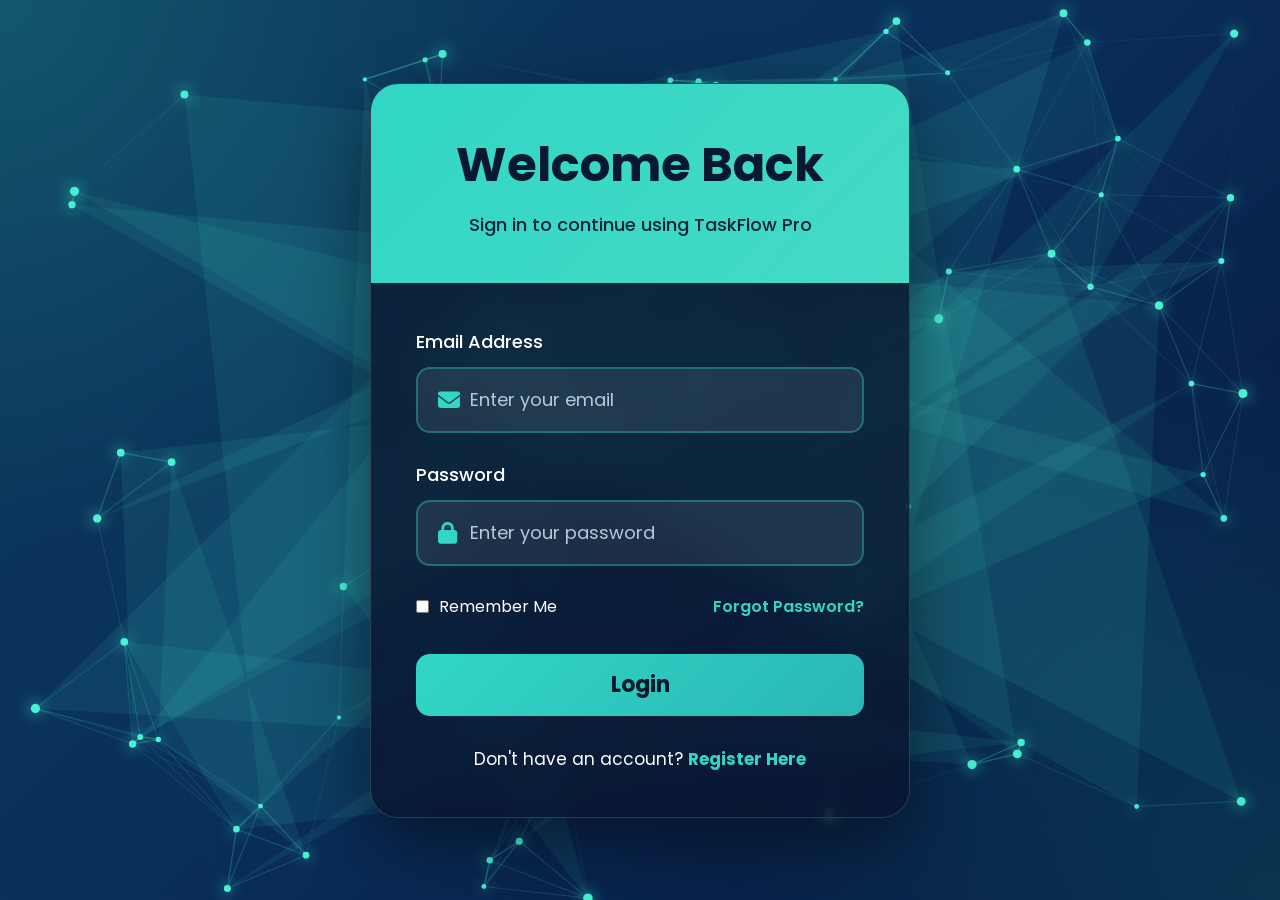
<file: index.html>
<!DOCTYPE html>
<html lang="en">

<head>

    <meta charset="UTF-8">

    <meta name="viewport"
          content="width=device-width, initial-scale=1.0">

    <title>TaskFlow Pro | Login</title>

    <!-- Google Font -->

    <link rel="preconnect"
          href="https://fonts.googleapis.com">

    <link rel="preconnect"
          href="https://fonts.gstatic.com"
          crossorigin>

    <link href="https://fonts.googleapis.com/css2?family=Poppins:wght@300;400;500;600;700&display=swap"
          rel="stylesheet">

    <!-- Font Awesome -->

    <link rel="stylesheet"
          href="https://cdnjs.cloudflare.com/ajax/libs/font-awesome/6.6.0/css/all.min.css">

    <!-- CSS -->

    <link rel="stylesheet"
          href="login.css">

</head>

<body>

    <!-- Animated Background -->

    <canvas id="bgCanvas"></canvas>

    <!-- Login Card -->

    <div class="login-container">

        <div class="login-header">

            <h1>

                Welcome Back

            </h1>

            <p>

                Sign in to continue using TaskFlow Pro

            </p>

        </div>

        <form
            id="loginForm"
            autocomplete="off">

            <div class="input-box">

                <label>

                    Email Address

                </label>

                <div class="input-field">

                    <i class="fa-solid fa-envelope"></i>

                    <input
                        type="email"
                        id="email"
                        placeholder="Enter your email"
                        required>

                </div>

            </div>

            <div class="input-box">

                <label>

                    Password

                </label>

                <div class="input-field">

                    <i class="fa-solid fa-lock"></i>

                    <input
                        type="password"
                        id="password"
                        placeholder="Enter your password"
                        required>

                </div>

            </div>

            <div class="options">

                <label class="remember">

                    <input
                        type="checkbox">

                    Remember Me

                </label>

                <a href="#">

                    Forgot Password?

                </a>

            </div>

            <button
                type="submit"
                class="login-btn">

                Login

            </button>

            <div
                id="message">

            </div>

            <div class="bottom-text">

                Don't have an account?

                <a href="signup.html">

                    Register Here

                </a>

            </div>

        </form>

    </div>

    <!-- Background Animation -->

    <script src="background.js"></script>

    <!-- Login Logic -->

    <script src="login.js"></script>

</body>

</html>
</file>
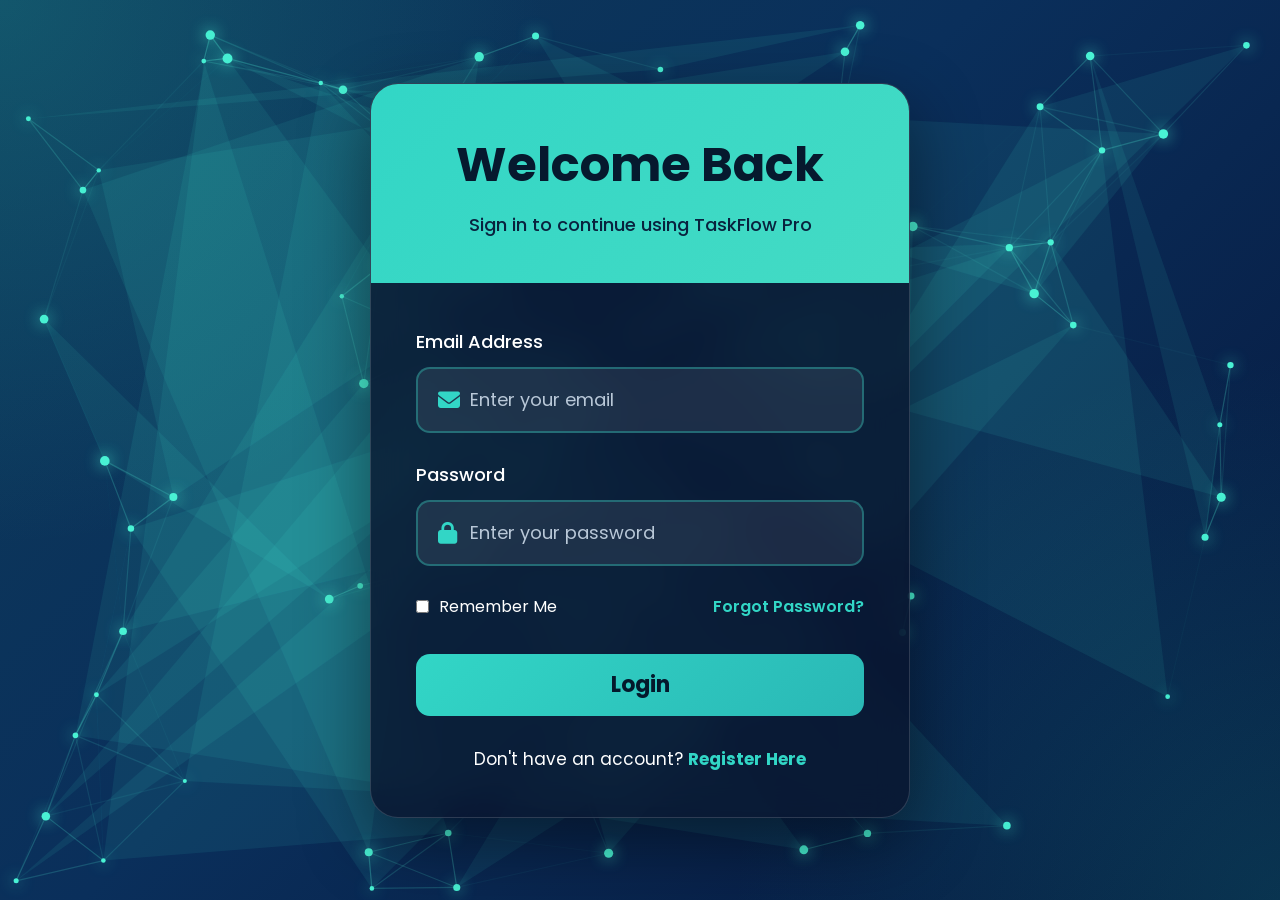
<file: dashboard.html>
<!DOCTYPE html>
<html lang="en">

<head>

    <meta charset="UTF-8">

    <meta name="viewport"
          content="width=device-width, initial-scale=1.0">

    <title>TaskFlow Pro | Dashboard</title>

    <link rel="stylesheet" href="style.css">

</head>

<body class="dark-theme">

<div class="container">

    <!-- Sidebar -->

    <aside class="sidebar">

        <div class="brand">

            <h1>TaskFlow</h1>

            <p>Productivity Dashboard</p>

        </div>

        <div class="user-card">

            <h3 id="welcomeUser">Welcome</h3>

            <p id="userEmail"></p>

        </div>

        <nav class="sidebar-menu">

            <button class="menu-btn active"
                    data-filter="all">

                📋 All Tasks

            </button>

            <button class="menu-btn"
                    data-filter="pending">

                ⏳ Pending

            </button>

            <button class="menu-btn"
                    data-filter="completed">

                ✅ Completed

            </button>

            <button class="menu-btn"
                    data-filter="high">

                🔥 High Priority

            </button>

        </nav>

        <div class="sidebar-footer">

            <button
                id="logoutBtn"
                class="logout-btn">

                Logout

            </button>

        </div>

    </aside>

    <!-- Main Content -->

    <main class="main-content">

        <!-- Header -->

        <header class="top-bar">

            <div>

                <h1>Task Dashboard</h1>

                <p id="currentDate"></p>

            </div>

            <div class="theme-section">

                <label>Theme</label>

                <select id="themeSelector">

                    <option value="dark-theme">Dark</option>

                    <option value="light-theme">Light</option>

                    <option value="purple-theme">Purple</option>

                    <option value="ocean-theme">Ocean</option>

                    <option value="midnight-theme">Midnight</option>

                </select>

            </div>

        </header>

        <!-- Statistics -->

        <section class="stats-grid">

            <div class="stat-card">

                <h2 id="totalTasks">0</h2>

                <span>Total Tasks</span>

            </div>

            <div class="stat-card">

                <h2 id="pendingTasks">0</h2>

                <span>Pending</span>

            </div>

            <div class="stat-card">

                <h2 id="completedTasks">0</h2>

                <span>Completed</span>

            </div>

            <div class="stat-card">

                <h2 id="highPriorityTasks">0</h2>

                <span>High Priority</span>

            </div>

        </section>

        <!-- Add Task -->

        <section class="task-form">

            <input
                type="text"
                id="taskInput"
                placeholder="Enter task title">

            <textarea
                id="taskDescription"
                placeholder="Task description (Optional)">
            </textarea>

            <select id="prioritySelect">

                <option value="Low">Low Priority</option>

                <option value="Medium">Medium Priority</option>

                <option value="High">High Priority</option>

            </select>

            <input
                type="date"
                id="dueDate">

            <button
                id="addTaskBtn">

                Add Task

            </button>

        </section>

        <!-- Search -->

        <section class="search-section">

            <input
                type="text"
                id="searchInput"
                placeholder="Search Tasks...">

        </section>

        <!-- Empty State -->

        <div
            id="emptyState"
            class="empty-state">

            <h2>No Tasks Found</h2>

            <p>

                Create your first task to get started.

            </p>

        </div>

        <!-- Task List -->

        <section
            id="taskList"
            class="task-list">

        </section>

    </main>

</div>

<script src="script.js"></script>

</body>

</html>
</file>
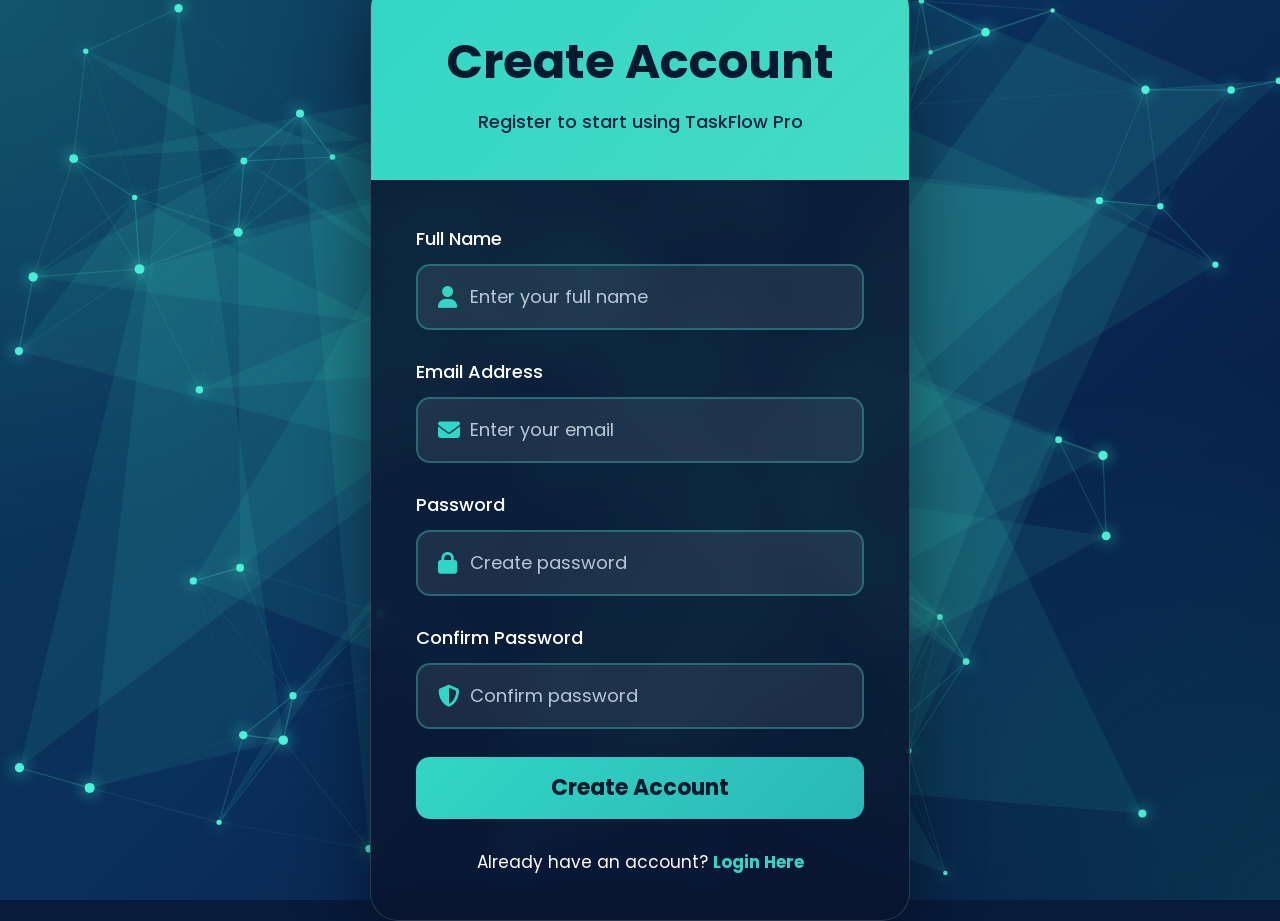
<file: signup.html>
<!DOCTYPE html>
<html lang="en">

<head>

    <meta charset="UTF-8">

    <meta name="viewport"
          content="width=device-width, initial-scale=1.0">

    <title>TaskFlow Pro | Register</title>

    <link rel="preconnect"
          href="https://fonts.googleapis.com">

    <link rel="preconnect"
          href="https://fonts.gstatic.com"
          crossorigin>

    <link href="https://fonts.googleapis.com/css2?family=Poppins:wght@300;400;500;600;700;800&display=swap"
          rel="stylesheet">

    <link rel="stylesheet"
          href="https://cdnjs.cloudflare.com/ajax/libs/font-awesome/6.6.0/css/all.min.css">

    <link rel="stylesheet"
          href="signup.css">

</head>

<body>

    <canvas id="bgCanvas"></canvas>

    <div class="login-container">

        <div class="login-header">

            <h1>

                Create Account

            </h1>

            <p>

                Register to start using TaskFlow Pro

            </p>

        </div>

        <form
            id="signupForm"
            autocomplete="off">

            <div class="input-box">

                <label>

                    Full Name

                </label>

                <div class="input-field">

                    <i class="fa-solid fa-user"></i>

                    <input
                        type="text"
                        id="name"
                        placeholder="Enter your full name"
                        required>

                </div>

            </div>

            <div class="input-box">

                <label>

                    Email Address

                </label>

                <div class="input-field">

                    <i class="fa-solid fa-envelope"></i>

                    <input
                        type="email"
                        id="email"
                        placeholder="Enter your email"
                        required>

                </div>

            </div>

            <div class="input-box">

                <label>

                    Password

                </label>

                <div class="input-field">

                    <i class="fa-solid fa-lock"></i>

                    <input
                        type="password"
                        id="password"
                        placeholder="Create password"
                        required>

                </div>

            </div>

            <div class="input-box">

                <label>

                    Confirm Password

                </label>

                <div class="input-field">

                    <i class="fa-solid fa-shield-halved"></i>

                    <input
                        type="password"
                        id="confirmPassword"
                        placeholder="Confirm password"
                        required>

                </div>

            </div>

            <button
                type="submit"
                class="login-btn">

                Create Account

            </button>

            <div
                id="message">

            </div>

            <div class="bottom-text">

                Already have an account?

                <a href="index.html">

                    Login Here

                </a>

            </div>

        </form>

    </div>

    <script src="background.js"></script>

    <script src="signup.js"></script>

</body>

</html>
</file>
<file: login.css>
/* ==========================================
   GOOGLE FONT
========================================== */

@import url('https://fonts.googleapis.com/css2?family=Poppins:wght@300;400;500;600;700;800&display=swap');

/* ==========================================
   RESET
========================================== */

*{
    margin:0;
    padding:0;
    box-sizing:border-box;
    font-family:'Poppins',sans-serif;
}

body{

    overflow:hidden;

    height:100vh;

    display:flex;

    justify-content:center;

    align-items:center;

    background:#081b3d;

}

/* ==========================================
   ANIMATED CANVAS
========================================== */

#bgCanvas{

    position:fixed;

    top:0;

    left:0;

    width:100%;

    height:100%;

    z-index:-2;

    background:
    linear-gradient(
    135deg,
    #0d3b5a 0%,
    #0a2f5b 45%,
    #07173d 100%
    );

}

/* ==========================================
   OVERLAY
========================================== */

body::before{

    content:"";

    position:fixed;

    inset:0;

    background:

    radial-gradient(circle at top left,
    rgba(45,212,191,.18),
    transparent 35%),

    radial-gradient(circle at bottom right,
    rgba(20,184,166,.18),
    transparent 35%);

    z-index:-1;

}

/* ==========================================
   LOGIN CARD
========================================== */

.login-container{

    width:540px;

    background:rgba(9,20,46,.82);

    backdrop-filter:blur(16px);

    border:1px solid rgba(255,255,255,.15);

    border-radius:28px;

    overflow:hidden;

    box-shadow:

    0 25px 70px rgba(0,0,0,.45);

}

/* ==========================================
   HEADER
========================================== */

.login-header{

    background:linear-gradient(

    135deg,

    #32d6c6,

    #44dbc4

    );

    text-align:center;

    padding:45px 30px;

}

.login-header h1{

    font-size:48px;

    color:#06192e;

    font-weight:700;

    margin-bottom:10px;

}

.login-header p{

    color:#09223e;

    font-size:18px;

    font-weight:500;

}

/* ==========================================
   FORM
========================================== */

form{

    padding:45px;

}

.input-box{

    margin-bottom:28px;

}

.input-box label{

    display:block;

    color:#ffffff;

    font-size:18px;

    margin-bottom:12px;

    font-weight:500;

}

.input-field{

    display:flex;

    align-items:center;

    background:rgba(255,255,255,.08);

    border:2px solid rgba(50,214,198,.35);

    border-radius:14px;

    padding:0 20px;

    transition:.35s;

}

.input-field:hover{

    border-color:#32d6c6;

}

.input-field:focus-within{

    border-color:#32d6c6;

    box-shadow:

    0 0 15px rgba(50,214,198,.35);

}

.input-field i{

    color:#32d6c6;

    font-size:22px;

    width:35px;

}

.input-field input{

    width:100%;

    height:62px;

    background:transparent;

    border:none;

    outline:none;

    color:white;

    font-size:18px;

}

.input-field input::placeholder{

    color:#b9c8d8;

}

/* ==========================================
   OPTIONS
========================================== */

.options{

    display:flex;

    justify-content:space-between;

    align-items:center;

    margin-bottom:35px;

    color:white;

    font-size:16px;

}

.options a{

    color:#32d6c6;

    text-decoration:none;

    font-weight:600;

}

.options a:hover{

    text-decoration:underline;

}

.remember{

    display:flex;

    gap:10px;

    align-items:center;

}

/* ==========================================
   BUTTON
========================================== */

.login-btn{

    width:100%;

    height:62px;

    border:none;

    border-radius:14px;

    background:linear-gradient(

    135deg,

    #32d6c6,

    #2ab8b6

    );

    color:#04192c;

    font-size:22px;

    font-weight:700;

    cursor:pointer;

    transition:.35s;

}

.login-btn:hover{

    transform:translateY(-3px);

    box-shadow:

    0 15px 30px rgba(50,214,198,.35);

}

/* ==========================================
   MESSAGE
========================================== */

#message{

    margin-top:20px;

    text-align:center;

    font-size:17px;

    font-weight:600;

    color:#ffb4b4;

}

/* ==========================================
   BOTTOM
========================================== */

.bottom-text{

    margin-top:30px;

    text-align:center;

    color:white;

    font-size:17px;

}

.bottom-text a{

    color:#32d6c6;

    text-decoration:none;

    font-weight:700;

}

.bottom-text a:hover{

    text-decoration:underline;

}

/* ==========================================
   RESPONSIVE
========================================== */

@media(max-width:700px){

    .login-container{

        width:94%;

    }

    .login-header{

        padding:35px 20px;

    }

    .login-header h1{

        font-size:36px;

    }

    form{

        padding:30px;

    }

    .options{

        flex-direction:column;

        gap:15px;

        align-items:flex-start;

    }

}
</file>
<file: style.css>
@import url('https://fonts.googleapis.com/css2?family=Poppins:wght@300;400;500;600;700;800&display=swap');

*{

    margin:0;

    padding:0;

    box-sizing:border-box;

    font-family:'Poppins',sans-serif;

}

html{

    scroll-behavior:smooth;

}

:root{

    --bg:#111827;

    --sidebar:#1f2937;

    --card:#374151;

    --text:#ffffff;

    --subtext:#d1d5db;

    --accent:#6366f1;

    --green:#22c55e;

    --yellow:#f59e0b;

    --red:#ef4444;

}

body{

    background:var(--bg);

    color:var(--text);

    min-height:100vh;

    transition:.35s;

}

.container{

    display:flex;

    min-height:100vh;

}

/* SIDEBAR */

.sidebar{

    width:340px;

    background:var(--sidebar);

    padding:35px;

    display:flex;

    flex-direction:column;

    box-shadow:8px 0 25px rgba(0,0,0,.18);

}

.brand{

    margin-bottom:35px;

}

.brand h1{

    font-size:58px;

    font-weight:800;

    color:var(--accent);

    letter-spacing:1px;

}

.brand p{

    margin-top:10px;

    color:var(--subtext);

    font-size:20px;

}

.user-card{

    background:var(--card);

    padding:25px;

    border-radius:20px;

    margin-bottom:35px;

}

.user-card h3{

    font-size:30px;

    margin-bottom:12px;

}

.user-card p{

    font-size:18px;

    color:var(--subtext);

    word-break:break-word;

}

.sidebar-menu{

    display:flex;

    flex-direction:column;

    gap:18px;

}

.menu-btn{

    border:none;

    background:var(--card);

    color:white;

    padding:20px;

    border-radius:15px;

    cursor:pointer;

    text-align:left;

    font-size:21px;

    font-weight:600;

    transition:.3s;

}

.menu-btn:hover{

    transform:translateX(8px);

}

.menu-btn.active{

    background:var(--accent);

}

.sidebar-footer{

    margin-top:auto;

}

.logout-btn{

    width:100%;

    border:none;

    padding:18px;

    border-radius:15px;

    background:#ef4444;

    color:white;

    cursor:pointer;

    font-size:20px;

    font-weight:600;

    transition:.3s;

}

.logout-btn:hover{

    transform:translateY(-3px);

}

/* MAIN */

.main-content{

    flex:1;

    padding:45px;

}

.top-bar{

    display:flex;

    justify-content:space-between;

    align-items:center;

    margin-bottom:40px;

}

.top-bar h1{

    font-size:58px;

    font-weight:700;

}

.top-bar p{

    margin-top:8px;

    font-size:20px;

    color:var(--subtext);

}

.theme-section{

    display:flex;

    flex-direction:column;

    gap:10px;

}

.theme-section label{

    font-size:20px;

    font-weight:600;

}

.theme-section select{

    padding:16px;

    border:none;

    border-radius:12px;

    font-size:18px;

    cursor:pointer;

}

/* STATS */

.stats-grid{

    display:grid;

    grid-template-columns:repeat(4,1fr);

    gap:22px;

    margin-bottom:40px;

}

.stat-card{

    background:var(--card);

    padding:35px;

    border-radius:22px;

    transition:.3s;

}

.stat-card:hover{

    transform:translateY(-6px);

    box-shadow:0 15px 30px rgba(0,0,0,.18);

}

.stat-card h2{

    font-size:64px;

    color:var(--accent);

    margin-bottom:12px;

}

.stat-card span{

    font-size:22px;

    color:var(--subtext);

}
/* =====================================
   TASK FORM
===================================== */

.task-form{

    display:grid;

    grid-template-columns:2fr 2fr 1fr 1fr 1fr;

    gap:20px;

    margin-bottom:35px;

}

.task-form input,
.task-form textarea,
.task-form select{

    background:var(--card);

    color:var(--text);

    border:none;

    border-radius:16px;

    padding:20px;

    font-size:20px;

    outline:none;

}

.task-form textarea{

    resize:none;

    height:68px;

}

.task-form select option{

    color:black;

    background:white;

}

.task-form button{

    background:var(--accent);

    color:white;

    border:none;

    border-radius:16px;

    cursor:pointer;

    font-size:22px;

    font-weight:700;

    transition:.3s;

}

.task-form button:hover{

    transform:scale(1.03);

}

/* =====================================
   SEARCH
===================================== */

.search-section{

    margin-bottom:35px;

}

#searchInput{

    width:100%;

    background:var(--card);

    color:var(--text);

    border:none;

    border-radius:16px;

    padding:22px;

    font-size:21px;

    outline:none;

}

/* =====================================
   TASK LIST
===================================== */

.task-list{

    display:flex;

    flex-direction:column;

    gap:22px;

}

/* =====================================
   TASK CARD
===================================== */

.task-card{

    background:var(--card);

    border-radius:22px;

    padding:30px;

    display:flex;

    justify-content:space-between;

    align-items:center;

    transition:.3s;

    box-shadow:0 10px 25px rgba(0,0,0,.18);

}

.task-card:hover{

    transform:translateY(-6px);

    box-shadow:0 18px 35px rgba(0,0,0,.25);

}

.task-info{

    flex:1;

}

.task-info h3{

    font-size:34px;

    font-weight:700;

    margin-bottom:12px;

}

.task-info p{

    color:var(--subtext);

    font-size:20px;

    line-height:1.7;

    margin-bottom:10px;

}

/* =====================================
   PRIORITY
===================================== */

.priority{

    display:inline-block;

    margin-top:12px;

    padding:10px 22px;

    border-radius:25px;

    font-size:18px;

    font-weight:700;

    color:white;

}

.priority.low{

    background:#22c55e;

}

.priority.medium{

    background:#f59e0b;

}

.priority.high{

    background:#ef4444;

}

/* =====================================
   BUTTONS
===================================== */

.task-actions{

    display:flex;

    gap:15px;

    flex-wrap:wrap;

}

.complete-btn,
.edit-btn,
.delete-btn{

    border:none;

    border-radius:12px;

    cursor:pointer;

    padding:15px 24px;

    color:white;

    font-size:18px;

    font-weight:600;

    transition:.3s;

}

.complete-btn{

    background:#22c55e;

}

.edit-btn{

    background:#3b82f6;

}

.delete-btn{

    background:#ef4444;

}

.complete-btn:hover,
.edit-btn:hover,
.delete-btn:hover{

    transform:translateY(-3px);

}

/* =====================================
   COMPLETED
===================================== */

.completed{

    opacity:.75;

}

.completed h3{

    text-decoration:line-through;

}

/* =====================================
   EMPTY STATE
===================================== */

.empty-state{

    display:none;

    text-align:center;

    padding:90px 20px;

}

.empty-state h2{

    font-size:44px;

    margin-bottom:15px;

}

.empty-state p{

    color:var(--subtext);

    font-size:22px;

}

/* =====================================
   SCROLLBAR
===================================== */

::-webkit-scrollbar{

    width:12px;

}

::-webkit-scrollbar-track{

    background:var(--sidebar);

}

::-webkit-scrollbar-thumb{

    background:var(--accent);

    border-radius:20px;

}
/* =====================================
   THEMES
===================================== */

.light-theme{

    --bg:#eef2ff;

    --sidebar:#ffffff;

    --card:#ffffff;

    --text:#111827;

    --subtext:#4b5563;

    --accent:#4f46e5;

}

.purple-theme{

    --bg:#2b1055;

    --sidebar:#3f1d72;

    --card:#5b21b6;

    --text:#ffffff;

    --subtext:#e9d5ff;

    --accent:#ff4ecd;

}

.ocean-theme{

    --bg:#082f49;

    --sidebar:#0c4a6e;

    --card:#075985;

    --text:#ffffff;

    --subtext:#bae6fd;

    --accent:#38bdf8;

}

.midnight-theme{

    --bg:#020617;

    --sidebar:#0f172a;

    --card:#1e293b;

    --text:#ffffff;

    --subtext:#94a3b8;

    --accent:#f43f5e;

}

/* =====================================
   INPUTS
===================================== */

input::placeholder,
textarea::placeholder{

    color:var(--subtext);

    font-size:18px;

}

input:focus,
textarea:focus,
select:focus{

    box-shadow:0 0 0 4px rgba(99,102,241,.25);

}

/* =====================================
   ANIMATIONS
===================================== */

.task-card,
.stat-card,
.user-card{

    animation:fadeIn .45s ease;

}

@keyframes fadeIn{

    from{

        opacity:0;

        transform:translateY(15px);

    }

    to{

        opacity:1;

        transform:translateY(0);

    }

}

button{

    transition:.3s;

}

button:active{

    transform:scale(.96);

}

/* =====================================
   HOVER EFFECTS
===================================== */

.stat-card:hover{

    box-shadow:0 20px 40px rgba(0,0,0,.25);

}

.task-card:hover{

    box-shadow:0 22px 45px rgba(0,0,0,.28);

}

.logout-btn:hover{

    background:#dc2626;

}

.menu-btn:hover{

    opacity:.95;

}

/* =====================================
   RESPONSIVE
===================================== */

@media(max-width:1400px){

    .task-form{

        grid-template-columns:1fr 1fr;

    }

    .task-form button{

        grid-column:span 2;

    }

}

@media(max-width:1200px){

    .container{

        flex-direction:column;

    }

    .sidebar{

        width:100%;

    }

    .stats-grid{

        grid-template-columns:repeat(2,1fr);

    }

}

@media(max-width:900px){

    .task-card{

        flex-direction:column;

        align-items:flex-start;

        gap:20px;

    }

    .task-actions{

        width:100%;

    }

}

@media(max-width:768px){

    .top-bar{

        flex-direction:column;

        align-items:flex-start;

        gap:20px;

    }

    .top-bar h1{

        font-size:42px;

    }

    .stats-grid{

        grid-template-columns:1fr;

    }

    .task-form{

        grid-template-columns:1fr;

    }

    .task-form button{

        grid-column:span 1;

    }

}

@media(max-width:600px){

    .sidebar{

        padding:20px;

    }

    .main-content{

        padding:20px;

    }

    .brand h1{

        font-size:42px;

    }

    .brand p{

        font-size:18px;

    }

    .top-bar h1{

        font-size:36px;

    }

    .task-info h3{

        font-size:26px;

    }

    .task-info p{

        font-size:18px;

    }

    .task-actions{

        flex-direction:column;

        width:100%;

    }

    .complete-btn,
    .edit-btn,
    .delete-btn{

        width:100%;

    }

}

/* =====================================
   PREMIUM EFFECTS
===================================== */

.stat-card{

    background:linear-gradient(
        145deg,
        rgba(255,255,255,.05),
        rgba(255,255,255,.02)
    );

}

.task-card{

    background:linear-gradient(
        145deg,
        rgba(255,255,255,.04),
        rgba(255,255,255,.02)
    );

}

.user-card{

    background:linear-gradient(
        145deg,
        rgba(255,255,255,.05),
        rgba(255,255,255,.02)
    );

}

.menu-btn{

    box-shadow:0 6px 16px rgba(0,0,0,.12);

}

.task-form button{

    box-shadow:0 12px 25px rgba(99,102,241,.35);

}

.complete-btn{

    box-shadow:0 8px 20px rgba(34,197,94,.35);

}

.edit-btn{

    box-shadow:0 8px 20px rgba(59,130,246,.35);

}

.delete-btn{

    box-shadow:0 8px 20px rgba(239,68,68,.35);

}

.logout-btn{

    box-shadow:0 8px 20px rgba(239,68,68,.35);

}
</file>
<file: signup.css>
@import url('login.css');
</file>
